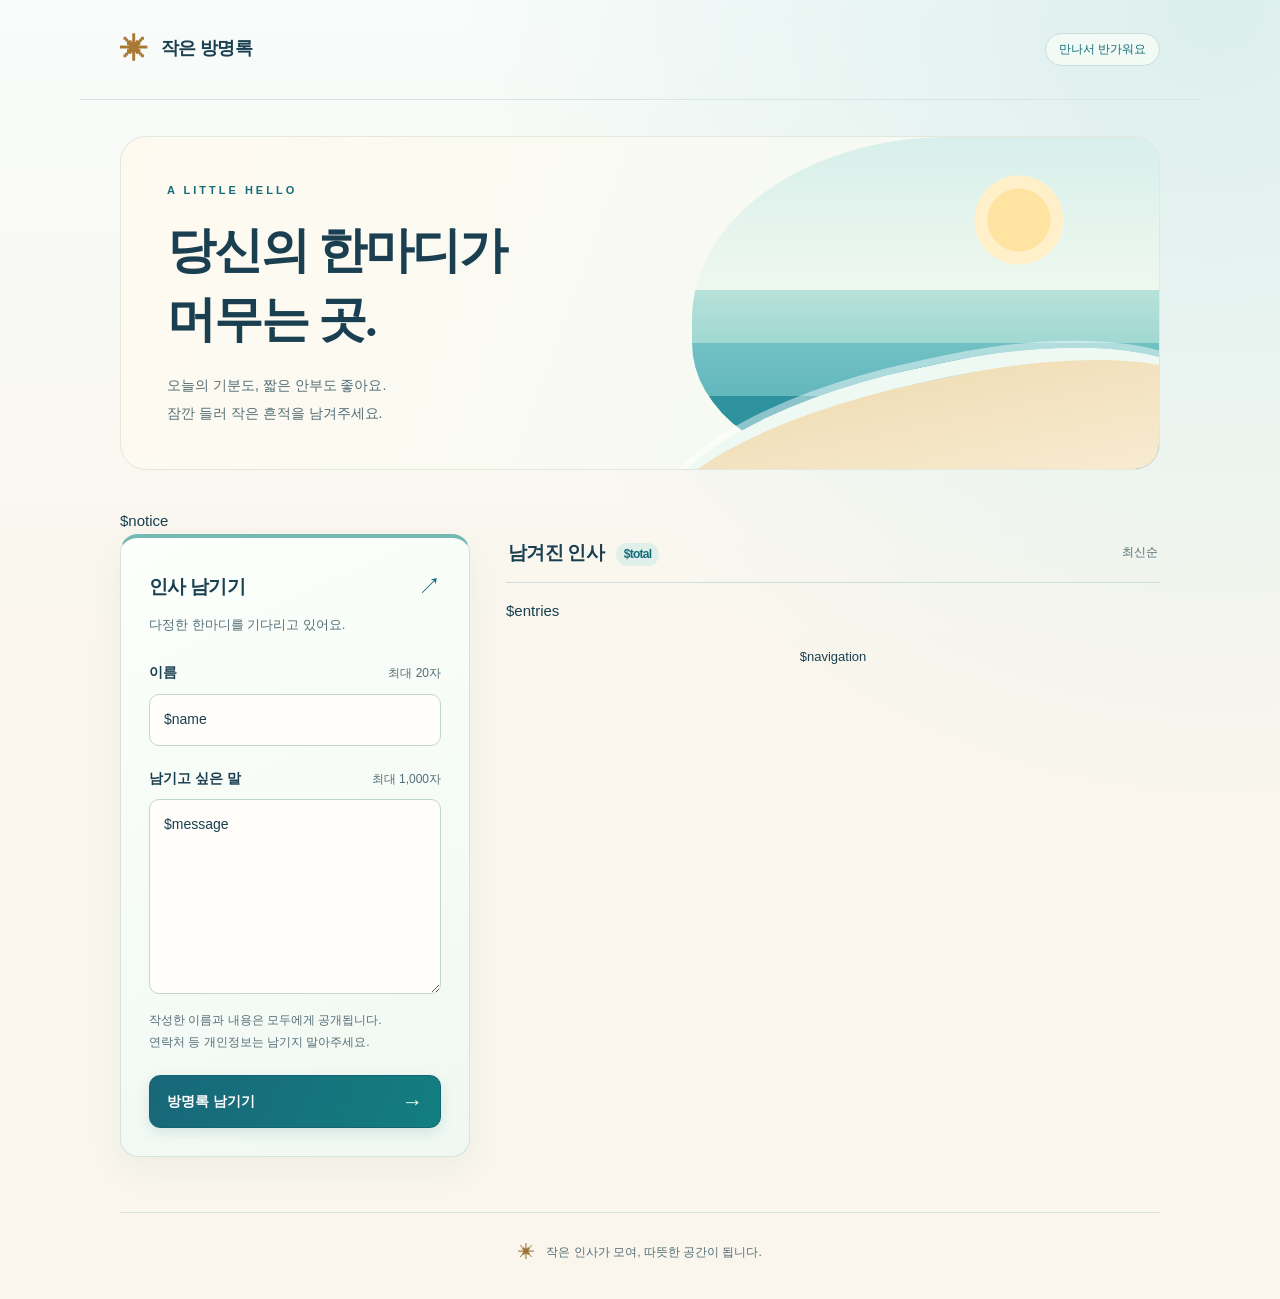
<file: index.html>
<!doctype html>
<html lang="ko">
<head>
  <meta charset="utf-8">
  <meta name="viewport" content="width=device-width, initial-scale=1">
  <meta name="description" content="안녕하세요, 작은 인사를 남기는 김바로 방명록입니다.">
  <title>작은 방명록 — 당신의 한마디</title>
  <link rel="stylesheet" href="/static/style.css">
</head>
<body>
  <header class="topbar"><a class="brand" href="/"><span aria-hidden="true">✳</span> 작은 방명록</a><span class="top-note">만나서 반가워요</span></header>
  <main>
    <section class="intro" aria-labelledby="title">
      <p class="eyebrow">A LITTLE HELLO</p>
      <h1 id="title">당신의 한마디가<br>머무는 곳.</h1>
      <p class="description">오늘의 기분도, 짧은 안부도 좋아요.<br>잠깐 들러 작은 흔적을 남겨주세요.</p>
    </section>
    $notice
    <div class="layout">
      <section class="compose" aria-labelledby="write-title">
        <div class="section-heading"><h2 id="write-title">인사 남기기</h2><span aria-hidden="true">↗</span></div>
        <p class="hint">다정한 한마디를 기다리고 있어요.</p>
        <form method="post" action="/entries" accept-charset="UTF-8">
          <label for="name">이름 <span>최대 20자</span></label>
          <input id="name" name="name" maxlength="20" required autocomplete="nickname" placeholder="어떤 이름으로 남길까요?" value="$name">
          <label for="message">남기고 싶은 말 <span>최대 1,000자</span></label>
          <textarea id="message" name="message" maxlength="1000" rows="7" required placeholder="편하게 인사를 건네주세요.">$message</textarea>
          <p class="privacy">작성한 이름과 내용은 모두에게 공개됩니다.<br>연락처 등 개인정보는 남기지 말아주세요.</p>
          <button type="submit">방명록 남기기 <span aria-hidden="true">→</span></button>
        </form>
      </section>
      <section id="entries" class="entries" aria-labelledby="entries-title">
        <div class="section-heading"><h2 id="entries-title">남겨진 인사 <span class="count">$total</span></h2><span class="sort">최신순</span></div>
        $entries
        <nav class="pagination" aria-label="방명록 페이지">$navigation</nav>
      </section>
    </div>
  </main>
  <footer><span aria-hidden="true">✳</span> 작은 인사가 모여, 따뜻한 공간이 됩니다.</footer>
</body>
</html>
</file>
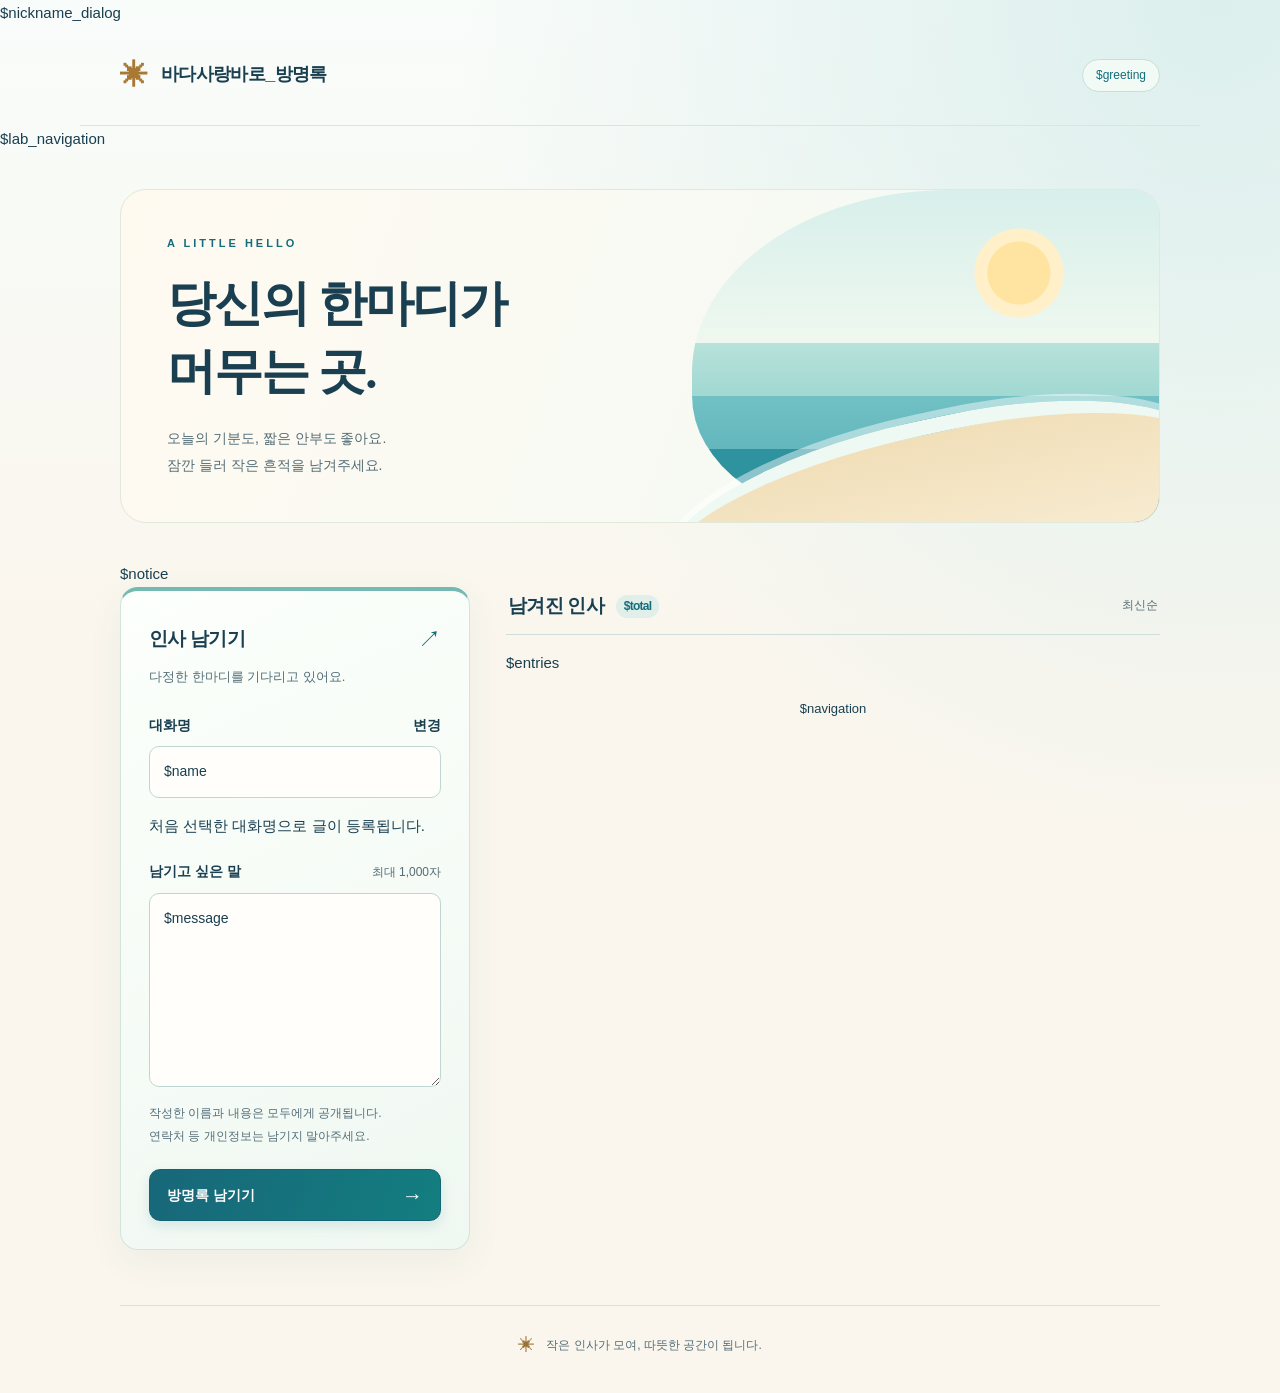
<file: templates/index.html>
<!doctype html>
<html lang="ko">
<head>
  <meta charset="utf-8">
  <meta name="viewport" content="width=device-width, initial-scale=1">
  <meta name="description" content="안녕하세요! 방명록입니다.">
  <title>바다사랑바로_방명록</title>
  <link rel="stylesheet" href="/static/style.css">
</head>
<body>
  <!-- [변경] 첫 방문 대화명 팝업. 입력 전에는 뒤의 화면을 inert로 조작할 수 없게 합니다. -->
  $nickname_dialog
  <div class="site-content" $background_inert>
  <header class="topbar"><a class="brand" href="/"><span aria-hidden="true">✳</span> 바다사랑바로_방명록</a><span class="top-note">$greeting</span></header>
  $lab_navigation
  <main>
    <section class="intro" aria-labelledby="title">
      <p class="eyebrow">A LITTLE HELLO</p>
      <h1 id="title">당신의 한마디가<br>머무는 곳.</h1>
      <p class="description">오늘의 기분도, 짧은 안부도 좋아요.<br>잠깐 들러 작은 흔적을 남겨주세요.</p>
    </section>
    $notice
    <div class="layout">
      <section class="compose" aria-labelledby="write-title">
        <div class="section-heading"><h2 id="write-title">인사 남기기</h2><span aria-hidden="true">↗</span></div>
        <p class="hint">다정한 한마디를 기다리고 있어요.</p>
        <form method="post" action="/entries" accept-charset="UTF-8">
          <!-- [변경] 선택한 대화명은 읽기 전용으로 표시하고, 글 본문만 서버로 보냅니다. -->
          <label for="name">대화명 <a class="name-change" href="/nickname">변경</a></label>
          <input id="name" maxlength="20" readonly value="$name" aria-describedby="name-help">
          <p id="name-help" class="name-help">처음 선택한 대화명으로 글이 등록됩니다.</p>
          <label for="message">남기고 싶은 말 <span>최대 1,000자</span></label>
          <textarea id="message" name="message" maxlength="1000" rows="7" required placeholder="편하게 인사를 건네주세요.">$message</textarea>
          <p class="privacy">작성한 이름과 내용은 모두에게 공개됩니다.<br>연락처 등 개인정보는 남기지 말아주세요.</p>
          <button type="submit">방명록 남기기 <span aria-hidden="true">→</span></button>
        </form>
      </section>
      <section id="entries" class="entries" aria-labelledby="entries-title">
        <div class="section-heading"><h2 id="entries-title">남겨진 인사 <span class="count">$total</span></h2><span class="sort">최신순</span></div>
        $entries
        <nav class="pagination" aria-label="방명록 페이지">$navigation</nav>
      </section>
    </div>
  </main>
  <footer><span aria-hidden="true">✳</span> 작은 인사가 모여, 따뜻한 공간이 됩니다.</footer>
  </div>
</body>
</html>
</file>
<file: static/style.css>
/* CSS만으로 표현한 햇빛, 바다, 모래사장 테마 */
:root {
  color-scheme: light;
  --paper: #faf6ed;
  --ink: #193f50;
  --green: #146d7a;
  --muted: #536d77;
  --line: #d7e6e4;
  --white: #fffefa;
  --shadow: 0 12px 36px rgba(31, 82, 91, .06);
}
* { box-sizing: border-box; }
html { scroll-behavior: smooth; scroll-padding-top: 24px; }
body {
  margin: 0;
  min-width: 280px;
  background: radial-gradient(ellipse at 95% 0, #dcefed 0, transparent 44%), linear-gradient(180deg, #f8fcfa 0, var(--paper) 650px);
  color: var(--ink);
  font-family: "Malgun Gothic", "Apple SD Gothic Neo", sans-serif;
  font-size: 15px;
  line-height: 1.75;
  -webkit-font-smoothing: antialiased;
}
::selection { background: #c8e8e0; color: #153f4c; }
a { color: inherit; text-decoration: none; }
a:hover { text-decoration: underline; text-underline-offset: 5px; }
.topbar { display: flex; align-items: center; justify-content: space-between; gap: 16px; max-width: 1120px; margin: auto; padding: 25px 40px; border-bottom: 1px solid var(--line); }
.brand { font-size: 18px; font-weight: 700; letter-spacing: -.6px; }
.brand span { display: inline-block; margin-right: 9px; color: #a97833; font-size: 28px; vertical-align: middle; }
.top-note { padding: 5px 13px; border: 1px solid #c8ded8; border-radius: 30px; background: #f1faf5; color: var(--green); font-size: 12px; }
main { max-width: 1120px; padding: 0 40px; margin: auto; }

/* 그림 파일 없이 만드는 해변 풍경 */
.intro { position: relative; isolation: isolate; overflow: hidden; margin: 36px 0 38px; padding: 44px 46px 42px; border: 1px solid #e1e8dc; border-radius: 26px; background: linear-gradient(110deg, #fffaf0, #f1faf5); }
.intro::before {
  content: "";
  position: absolute;
  z-index: -1;
  inset: 0 0 0 auto;
  width: 45%;
  border-radius: 55% 0 0 38%;
  background: radial-gradient(circle at 70% 25%, #ffe3a1 0 31px, #fff0c9 32px 44px, transparent 45px), linear-gradient(180deg, #d8efeb 0%, #eef8ef 46%, #b7e2da 46%, #a1d8d2 62%, #71c1c4 62%, #63b7bd 78%, #2f939f 78%);
}
.intro::after {
  content: "";
  position: absolute;
  z-index: -1;
  right: -65px;
  bottom: -102px;
  width: 55%;
  height: 190px;
  border-top: 15px solid #edf9f2;
  border-radius: 50% 45% 0 0;
  background: linear-gradient(180deg, #f1dfb9, #faf0da);
  box-shadow: 0 -7px 0 rgba(255, 255, 255, .45);
  transform: rotate(-12deg);
}
.intro > * { max-width: 60%; }
.eyebrow { margin: 0 0 17px; color: var(--green); font-size: 11px; font-weight: 700; letter-spacing: 3px; }
h1 { margin: 0 0 18px; font-family: "Batang", "AppleMyungjo", serif; font-size: clamp(34px, 4.8vw, 49px); font-weight: 600; line-height: 1.4; letter-spacing: -2px; word-break: keep-all; }
.description { margin: 0; color: var(--muted); font-size: 14px; line-height: 1.95; }
.layout { display: grid; grid-template-columns: 350px minmax(0, 1fr); gap: 36px; align-items: start; }
.compose { overflow: hidden; padding: 28px; border: 1px solid #d4e4dc; border-top: 4px solid #75b9b3; border-radius: 18px; background: linear-gradient(155deg, #fcfffb, #f0f8f2); box-shadow: var(--shadow); }
.section-heading { display: flex; align-items: center; justify-content: space-between; gap: 12px; }
h2 { margin: 0; font-size: 19px; font-weight: 700; letter-spacing: -.7px; }
.compose > .section-heading > span { color: var(--green); font-size: 23px; }
.hint { margin: 7px 0 24px; color: var(--muted); font-size: 13px; }
label { display: flex; flex-wrap: wrap; justify-content: space-between; align-items: baseline; gap: 4px 10px; margin: 20px 0 9px; font-size: 14px; font-weight: 700; }
label span { color: var(--muted); font-size: 12px; font-weight: 400; }
input, textarea, button { font: inherit; }
input, textarea { display: block; width: 100%; padding: 13px 14px; border: 1px solid #bfd6d2; border-radius: 10px; background: var(--white); color: var(--ink); font-size: 14px; line-height: 1.7; transition: border-color .18s ease, box-shadow .18s ease; }
input::placeholder, textarea::placeholder { color: #6b7d80; opacity: 1; }
input:focus, textarea:focus { border-color: var(--green); box-shadow: 0 0 0 4px #dceee8; }
textarea { resize: vertical; min-height: 170px; }
:focus-visible { outline: 2px solid var(--green); outline-offset: 4px; }
.privacy { margin: 15px 0 22px; color: var(--muted); font-size: 12px; line-height: 1.85; }
button { display: flex; align-items: center; justify-content: space-between; width: 100%; min-height: 49px; padding: 13px 17px; border: 1px solid #146573; border-radius: 11px; background: linear-gradient(110deg, #186779, #137e80); box-shadow: 0 5px 13px rgba(19, 103, 116, .13); color: #fff; font-size: 14px; font-weight: 700; cursor: pointer; transition: transform .18s ease, box-shadow .18s ease; }
button span { font-size: 21px; font-weight: 400; line-height: 1; }
button:hover { transform: translateY(-2px); box-shadow: 0 8px 19px rgba(19, 103, 116, .21); }
button:active { transform: translateY(0); }
.entries { min-width: 0; scroll-margin-top: 24px; }
.entries > .section-heading { min-height: 43px; margin: 0 0 15px; padding: 2px 2px 12px; border-bottom: 1px solid #cedfdb; }
.count { display: inline-block; min-width: 28px; margin-left: 7px; padding: 1px 8px; border-radius: 20px; background: #e0efea; color: var(--green); font-size: 12px; text-align: center; vertical-align: middle; }
.sort { color: var(--muted); font-size: 12px; }
.entry { margin-bottom: 13px; padding: 23px 24px; border: 1px solid #e1e7dc; border-radius: 16px; background: var(--white); box-shadow: 0 5px 18px rgba(45, 76, 75, .035); }
.entry-heading { display: flex; align-items: center; gap: 11px; }
.avatar { flex: 0 0 36px; width: 36px; height: 36px; border: 1px solid #c3ded8; border-radius: 13px; background: #e3f1ec; color: #285e65; font-size: 13px; font-weight: 700; line-height: 34px; text-align: center; }
.entry:nth-of-type(3n + 2) .avatar { border-color: #e6d5b4; background: #f5ead6; color: #775b2c; }
.entry:nth-of-type(3n + 3) .avatar { border-color: #cce1e9; background: #e5f0f6; color: #345e75; }
h3 { min-width: 0; margin: 0; font-size: 14px; font-weight: 700; overflow-wrap: anywhere; }
time { flex-shrink: 0; margin-left: auto; color: var(--muted); font-size: 11px; }
.message { margin: 15px 0 0; color: #345460; font-size: 14px; line-height: 1.95; white-space: pre-wrap; overflow-wrap: anywhere; }
.empty { padding: 62px 20px; border: 1px dashed #bcd3cd; border-radius: 18px; background: linear-gradient(150deg, #f7fcf8, #faf4e6); color: var(--muted); text-align: center; }
.empty > span { display: inline-block; color: #a97936; font-size: 43px; line-height: 1.4; }
.empty h3 { margin-top: 15px; color: var(--ink); font-size: 16px; }
.empty p { margin: 7px 0 0; font-size: 13px; }
.pagination { display: flex; flex-wrap: wrap; align-items: center; justify-content: center; gap: 13px; padding: 22px 0 0; font-size: 13px; }
.pagination a { min-width: 70px; padding: 7px 14px; border: 1px solid #c4dcd5; border-radius: 30px; background: #fffdf7; color: var(--green); text-align: center; }
.pagination a:hover { background: #e6f3ee; text-decoration: none; }
.pagination span { padding: 7px 10px; color: var(--muted); }
.notice { margin: 0 0 26px; padding: 15px 20px; border: 1px solid var(--line); border-radius: 12px; font-size: 14px; overflow-wrap: anywhere; }
.success { border-color: #bddbd0; background: #e9f6ec; color: #245d4d; }
.error { border-color: #eac8b7; background: #fff0e7; color: #874429; }
footer { max-width: 1040px; margin: 55px auto 0; padding: 25px 0 32px; border-top: 1px solid #d8e3d9; color: var(--muted); font-size: 12px; text-align: center; }
footer span { margin-right: 8px; color: #9b7135; font-size: 17px; vertical-align: middle; }

@media (max-width: 820px) {
  .topbar { padding: 20px 24px; }
  main { padding: 0 24px; }
  .intro { padding: 35px 30px; }
  .intro::before { width: 42%; }
  .intro > * { max-width: 70%; }
  .layout { grid-template-columns: minmax(0, 1fr); gap: 30px; }
  .compose { padding: 25px; }
  footer { margin: 38px 24px 0; }
}
@media (max-width: 480px) {
  .topbar { gap: 8px; padding: 17px 18px; }
  .brand { font-size: 16px; }
  .brand span { margin-right: 5px; font-size: 24px; }
  .top-note { padding: 4px 8px; font-size: 11px; }
  main { padding: 0 16px; }
  .intro { margin: 23px 0 27px; padding: 30px 24px 36px; border-radius: 20px; }
  .intro > * { max-width: 100%; }
  .intro::before { width: 100%; border-radius: 0; opacity: .15; }
  .intro::after { right: -85px; bottom: -135px; width: 90%; }
  .eyebrow { font-size: 10px; letter-spacing: 2.4px; }
  h1 { font-size: 35px; letter-spacing: -1.8px; }
  .description { font-size: 13px; }
  .compose { padding: 23px 20px; }
  .entry { padding: 20px; }
  .entry-heading { flex-wrap: wrap; gap: 8px 11px; }
  time { flex-basis: calc(100% - 47px); margin-left: 47px; font-size: 11px; }
  .message { margin-top: 12px; }
  .empty { padding: 45px 18px; }
  footer { margin: 32px 16px 0; padding: 22px 12px; font-size: 11px; }
}
@media (prefers-reduced-motion: reduce) {
  html { scroll-behavior: auto; }
  input, textarea, button { transition: none; }
  button:hover, button:active { transform: none; }
}
</file>
